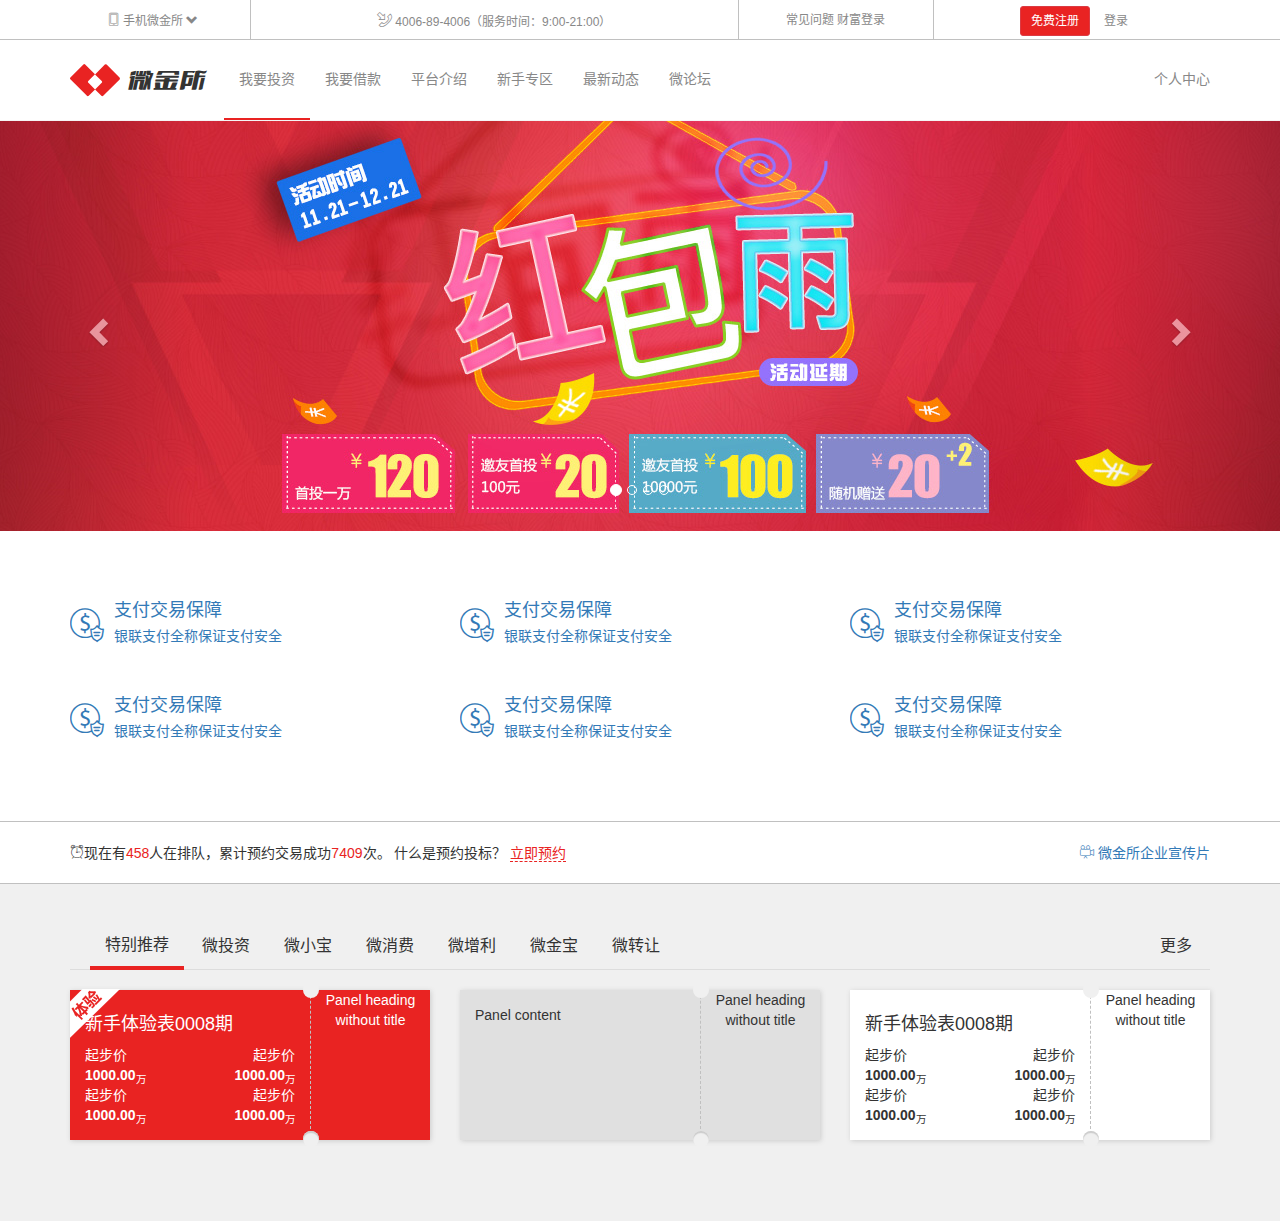
<file: index.html>
<!DOCTYPE html>
<html lang="zh-CN">

<head>
  <meta charset="utf-8">
  <meta http-equiv="X-UA-Compatible" content="IE=edge">
  <meta name="viewport" content="width=device-width, initial-scale=1, user-scalable=no">
  <title>移动web开发融资产交易平台-Demo</title>
  <link rel="stylesheet" href="lib/bootstrap/css/bootstrap.css">
  <link rel="stylesheet" href="css/main.css">
  <!--[if lt IE 9]>
  <script src="lib/html5shiv/html5shiv.min.js"></script>
  <script src="lib/respond/respond.min.js"></script>
  <![endif]-->
</head>

<body>
<!-- 头部区域 -->
<header id="header">
  <!-- <div class="topbar hidden-sm hidden-xs"> -->
  <div class="topbar visible-md visible-lg">
    <div class="container">
      <div class="row">
        <div class="col-md-2 text-center">
          <a href="#" class="mobile-link">
            <i class="icon-mobilephone"></i>
            <span>手机微金所</span>
            <i class="glyphicon glyphicon-chevron-down"></i>
            <img src="img/c_06.jpg" height="136" width="120" alt="扫一扫">
          </a>
        </div>
        <div class="col-md-5 text-center">
          <i class="icon-telephone"></i>
          <span>4006-89-4006（服务时间：9:00-21:00）</span>
        </div>
        <div class="col-md-2 text-center">
          <a href="#">常见问题</a>
          <a href="#">财富登录</a>
        </div>
        <div class="col-md-3 text-center">
          <a href="#" class="btn btn-itcast btn-sm">免费注册</a>
          <a href="#" class="btn btn-link btn-sm">登录</a>
        </div>
      </div>
    </div>
  </div>
  <nav class="navbar navbar-itcast navbar-static-top">
    <div class="container">
      <div class="navbar-header">
        <button id="btn" type="button" class="navbar-toggle collapsed" data-toggle="collapse" data-target="#nav_list" aria-expanded="false">
          <span class="sr-only">切换菜单</span>
          <span class="icon-bar"></span>
          <span class="icon-bar"></span>
          <span class="icon-bar"></span>
        </button>
        <a class="navbar-brand" href="#">
          <i class="icon-icon"></i>
          <i class="icon-logo"></i>
        </a>
      </div>
      <div id="nav_list" class="collapse navbar-collapse">
        <ul class="nav navbar-nav">
          <li class="active"><a href="#">我要投资</a></li>
          <li><a href="#">我要借款</a></li>
          <li><a href="#">平台介绍</a></li>
          <li><a href="#">新手专区</a></li>
          <li><a href="#">最新动态</a></li>
          <li><a href="#">微论坛</a></li>
        </ul>
        <ul class="nav navbar-nav navbar-right hidden-sm">
          <li><a href="#">个人中心</a></li>
        </ul>
      </div>
    </div>
  </nav>
</header>
<!-- /头部区域 -->
<!-- 广告轮播 -->
<section id="main_ad" class="carousel slide" data-ride="carousel">
  <!-- 下面的小点点，活动指示器 -->
  <ol class="carousel-indicators">
    <li data-target="#main_ad" data-slide-to="0" class="active"></li>
    <li data-target="#main_ad" data-slide-to="1"></li>
    <li data-target="#main_ad" data-slide-to="2"></li>
    <li data-target="#main_ad" data-slide-to="3"></li>
  </ol>
  <!-- 轮播项 -->
  <div class="carousel-inner" role="listbox">
    <div class="item active" data-image-lg="img/slide_01_2000x410.jpg" data-image-xs="img/slide_01_640x340.jpg"></div>
    <div class="item" data-image-lg="img/slide_02_2000x410.jpg" data-image-xs="img/slide_02_640x340.jpg"></div>
    <div class="item" data-image-lg="img/slide_03_2000x410.jpg" data-image-xs="img/slide_03_640x340.jpg"></div>
    <div class="item" data-image-lg="img/slide_04_2000x410.jpg" data-image-xs="img/slide_04_640x340.jpg"></div>
  </div>
  <!-- 控制按钮 -->
  <a class="left carousel-control" href="#main_ad" role="button" data-slide="prev">
    <span class="glyphicon glyphicon-chevron-left" aria-hidden="true"></span>
    <span class="sr-only">Previous</span>
  </a>
  <a class="right carousel-control" href="#main_ad" role="button" data-slide="next">
    <span class="glyphicon glyphicon-chevron-right" aria-hidden="true"></span>
    <span class="sr-only">Next</span>
  </a>
</section>
<!-- /广告轮播 -->
<!-- 特色介绍 -->
<section id="tese" class="hidden-xs">
  <div class="container">
    <div class="row">
      <div class="col-sm-6 col-md-4">
        <a href="#">
          <div class="media">
            <div class="media-left">
              <i class="icon-uniE907"></i>
            </div>
            <div class="media-body">
              <h4 class="media-heading">支付交易保障</h4>
              <p>银联支付全称保证支付安全</p>
            </div>
          </div>
        </a>
      </div>
      <div class="col-sm-6 col-md-4">
        <a href="#">
          <div class="media">
            <div class="media-left">
              <i class="icon-uniE907"></i>
            </div>
            <div class="media-body">
              <h4 class="media-heading">支付交易保障</h4>
              <p>银联支付全称保证支付安全</p>
            </div>
          </div>
        </a>
      </div>
      <div class="col-sm-6 col-md-4">
        <a href="#">
          <div class="media">
            <div class="media-left">
              <i class="icon-uniE907"></i>
            </div>
            <div class="media-body">
              <h4 class="media-heading">支付交易保障</h4>
              <p>银联支付全称保证支付安全</p>
            </div>
          </div>
        </a>
      </div>
      <div class="col-sm-6 col-md-4">
        <a href="#">
          <div class="media">
            <div class="media-left">
              <i class="icon-uniE907"></i>
            </div>
            <div class="media-body">
              <h4 class="media-heading">支付交易保障</h4>
              <p>银联支付全称保证支付安全</p>
            </div>
          </div>
        </a>
      </div>
      <div class="col-sm-6 col-md-4">
        <a href="#">
          <div class="media">
            <div class="media-left">
              <i class="icon-uniE907"></i>
            </div>
            <div class="media-body">
              <h4 class="media-heading">支付交易保障</h4>
              <p>银联支付全称保证支付安全</p>
            </div>
          </div>
        </a>
      </div>
      <div class="col-sm-6 col-md-4">
        <a href="#">
          <div class="media">
            <div class="media-left">
              <i class="icon-uniE907"></i>
            </div>
            <div class="media-body">
              <h4 class="media-heading">支付交易保障</h4>
              <p>银联支付全称保证支付安全</p>
            </div>
          </div>
        </a>
      </div>
    </div>
  </div>
</section>
<!-- /特色介绍 -->
<!-- 立即预约 -->
<section id="ljyy">
  <div class="container">
    <p class="pull-left"><i class="icon-uniE906"></i>现在有<span>458</span>人在排队，累计预约交易成功<span>7409</span>次。 什么是预约投标？ <a href="#">立即预约</a></p>
    <p class="pull-right hidden-sm hidden-xs"><a href="#"><i class="icon-uniE905"></i> 微金所企业宣传片</a></p>
  </div>
</section>
<!-- /立即预约 -->
<!-- 产品推荐 -->
<section id="products">
  <div class="container">
    <!-- 选项卡标题 -->
    <ul class="nav nav-tabs" role="tablist">
      <li role="presentation" class="active"><a href="#category_01" aria-controls="category_01" role="tab" data-toggle="tab" aria-expanded="false">特别推荐</a></li>
      <li role="presentation"><a href="#category_02" aria-controls="category_02" role="tab" data-toggle="tab" aria-expanded="true">微投资</a></li>
      <li role="presentation"><a href="#category_03" aria-controls="category_03" role="tab" data-toggle="tab" aria-expanded="false">微小宝</a></li>
      <li role="presentation"><a href="#category_04" aria-controls="category_04" role="tab" data-toggle="tab" aria-expanded="false">微消费</a></li>
      <li role="presentation"><a href="#category_05" aria-controls="category_05" role="tab" data-toggle="tab" aria-expanded="false">微增利</a></li>
      <li role="presentation"><a href="#category_06" aria-controls="category_06" role="tab" data-toggle="tab">微金宝</a></li>
      <li role="presentation"><a href="#category_06" aria-controls="category_06" role="tab" data-toggle="tab">微转让</a></li>
      <li class="pull-right"><a href="#">更多</a></li>
    </ul>
    <!-- 所有的选项卡内容 -->
    <div class="tab-content">
      <div role="tabpanel" class="tab-pane fade in active" id="category_01">
        <div class="row">
          <div class="col-xs-12 col-sm-6 col-md-4">
            <div class="panel panel-czbk actived">
              <div class="panel-heading">Panel heading without title</div>
              <div class="panel-body">
                <h4>新手体验表0008期</h4>
                <div class="row">
                  <div class="col-xs-6 text-left">
                    <p>起步价</p>
                    <p><strong>1000.00</strong><sub>万</sub></p>
                  </div>
                  <div class="col-xs-6 text-right">
                    <p>起步价</p>
                    <p><strong>1000.00</strong><sub>万</sub></p>
                  </div>
                  <div class="col-xs-6 text-left">
                    <p>起步价</p>
                    <p><strong>1000.00</strong><sub>万</sub></p>
                  </div>
                  <div class="col-xs-6 text-right">
                    <p>起步价</p>
                    <p><strong>1000.00</strong><sub>万</sub></p>
                  </div>
                </div>
              </div>
            </div>
          </div>
          <div class="col-xs-12 col-sm-6 col-md-4">
            <div class="panel panel-czbk disabled">
              <div class="panel-heading">Panel heading without title</div>
              <div class="panel-body">
                Panel content
              </div>
            </div>
          </div>
          <div class="col-xs-12 col-sm-6 col-md-4">
            <div class="panel panel-czbk">
              <div class="panel-heading">Panel heading without title</div>
              <div class="panel-body">
                <h4>新手体验表0008期</h4>
                <div class="row">
                  <div class="col-xs-6 text-left">
                    <p>起步价</p>
                    <p><strong>1000.00</strong><sub>万</sub></p>
                  </div>
                  <div class="col-xs-6 text-right">
                    <p>起步价</p>
                    <p><strong>1000.00</strong><sub>万</sub></p>
                  </div>
                  <div class="col-xs-6 text-left">
                    <p>起步价</p>
                    <p><strong>1000.00</strong><sub>万</sub></p>
                  </div>
                  <div class="col-xs-6 text-right">
                    <p>起步价</p>
                    <p><strong>1000.00</strong><sub>万</sub></p>
                  </div>
                </div>
              </div>
            </div>
          </div>
          <div class="col-xs-12 col-sm-6 col-md-4"></div>
          <div class="col-xs-12 col-sm-6 col-md-4"></div>
          <div class="col-xs-12 col-sm-6 col-md-4"></div>
        </div>
      </div>
      <div role="tabpanel" class="tab-pane fade" id="category_02">打到小日本</div>
      <div role="tabpanel" class="tab-pane fade" id="category_03">...</div>
      <div role="tabpanel" class="tab-pane fade" id="category_04">...</div>
      <div role="tabpanel" class="tab-pane fade" id="category_05">...</div>
      <div role="tabpanel" class="tab-pane fade" id="category_06">...</div>
    </div>
  </div>
</section>
<!-- /产品推荐 -->
<!-- 新闻列表 -->
<section></section>
<!-- /新闻列表 -->
<!-- 合作伙伴 -->
<section></section>
<!-- /合作伙伴 -->
<!-- 脚注区域 -->
<footer></footer>
<!-- /脚注区域 -->
<script src="lib/jquery/jquery.js"></script>
<script src="lib/bootstrap/js/bootstrap.js"></script>
<script src="js/main.js"></script>
</body>

</html>
</file>
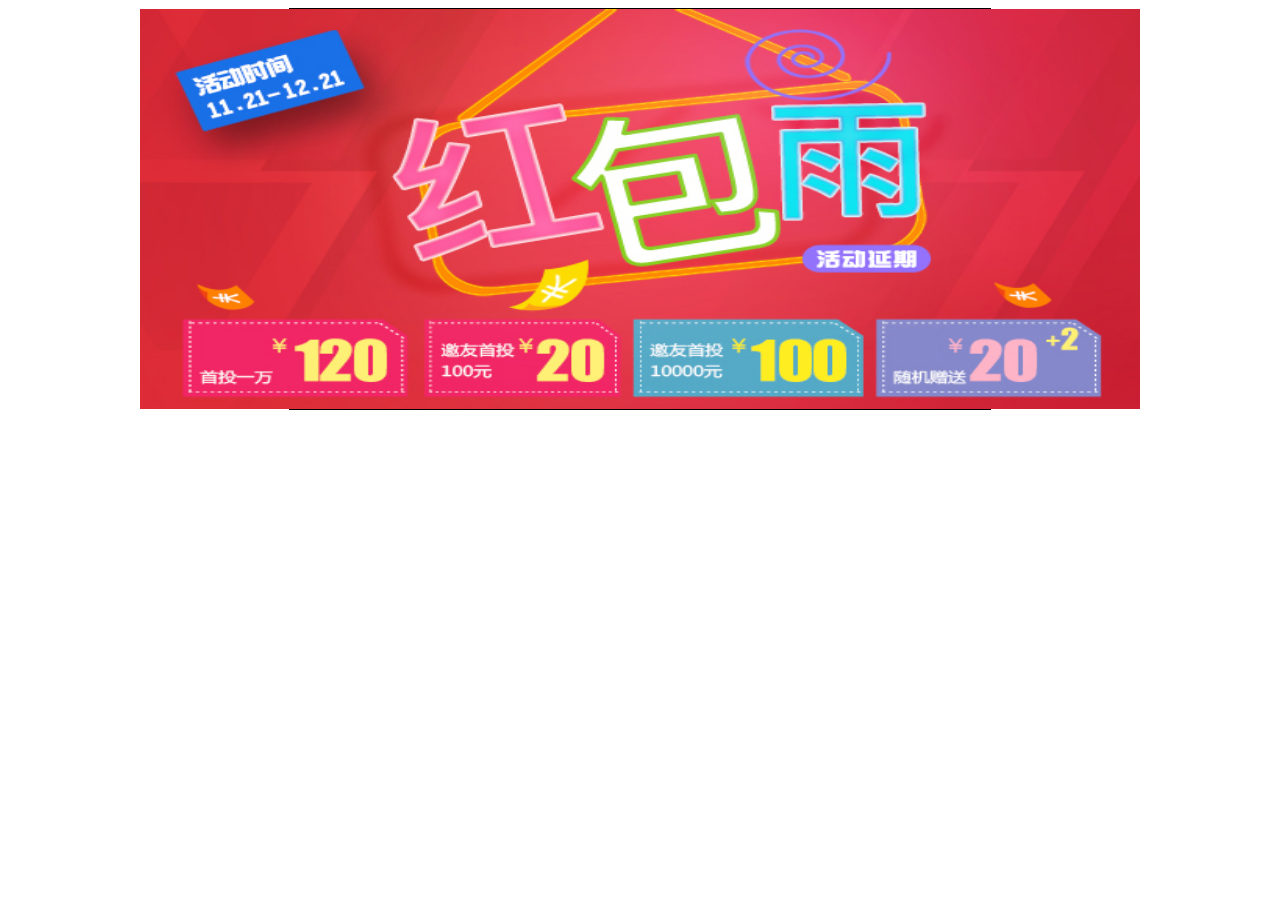
<file: test.html>
<!DOCTYPE html>
<html lang="en">
<head>
    <meta charset="UTF-8">
    <title>Title</title>
    <style type="text/css">
        #a{
            height: 400px;width: 700px;
            overflow: hidden;
            margin:  0 auto;
            border: 1px solid #000000;
        }
        img{            height: 400px;width: 1000px;
            position: absolute;
            left: 50%;
            margin-left: -500px;

        }
    </style>
</head>
<body>


<div id="a" >
    <img src="img/slide_01_640x340.jpg"/>
</div>

</body>
</html>
</file>
<file: css/main.css>
/*
* æˆ‘ä»¬çš„è‡ªå®šä¹‰æ ·å¼
* @Author: iceStone
* @Date:   2015-12-12 10:56:34
* @Last Modified by:   iceStone
* @Last Modified time: 2015-12-13 17:54:54
*/


/**
 * 1. æ ·å¼éƒ½é€šè¿‡IDåŽ»é™å®š
 * 2. å°½å¯èƒ½å¤šä½¿ç”¨ç›´æŽ¥å­ä»£é€‰æ‹©å™¨
 */


/**
 * å…¬å…±æ ·å¼
 */

body {
  font-family: "Helvetica Neue", Helvetica, Microsoft Yahei, Hiragino Sans GB, WenQuanYi Micro Hei, sans-serif;
}

@font-face {
  font-family: 'itcast';
  src: url('../font/MiFie-Web-Font.eot') format('embedded-opentype'), url('../font/MiFie-Web-Font.svg') format('svg'), url('../font/MiFie-Web-Font.ttf') format('truetype'), url('../font/MiFie-Web-Font.woff') format('woff');
}

[class^="icon-"],
[class*=" icon-"] {
  font-family: itcast;
  font-style: normal;
}

.icon-mobilephone::before {
  content: "\e908";
  font-size: 13px;
}

.icon-telephone::before {
  content: "\e909";
  font-size: 15px;
}

.icon-logo::before {
  content: "\e93e";
}

.icon-icon::before {
  content: "\e920";
}


/**
 * å¤´éƒ¨åŒºåŸŸ
 */

#header {}

#header > .topbar {
  height: 40px;
  border-bottom: 1px solid #c0c0c0;
  line-height: 40px;
}

#header > .topbar > .container > .row > div {
  height: 40px;
  font-size: 12px;
  color: #888;
}

#header > .topbar > .container > .row > div + div {
  border-left: 1px solid #c0c0c0;
}

#header a {
  color: #888;
}

#header a:hover {
  text-decoration: none;
}

#header .btn-itcast {
  color: #fff;
}

#header .mobile-link > img {
  display: none;
  position: absolute;
  left: 50%;
  margin-left: -60px;
  top: 30px;
  z-index: 1001;
}

#header .mobile-link:hover > img {
  display: block;
}

#header .icon-icon {
  font-size: 50px;
  color: #E92322;
  line-height: 50px;
  vertical-align: middle;
}

#header .icon-logo {
  font-size: 32px;
  color: #333;
  line-height: 50px;
  vertical-align: middle;
}


/*#header > .topbar > .container > .row > div {
  background-color: #f40;
  height: 40px
}

#header > .topbar > .container > .row > div:nth-of-type(2n) {
  background-color: #f00;
}*/


/**
 * é€šæ å¹¿å‘Šè½®æ’­
 */

#main_ad {}

#main_ad > .carousel-inner > .item {
  background-repeat: no-repeat;
  background-position: center center;
  background-size: cover;
}


/* ä»€ä¹ˆæ—¶å€™ä¸èƒ½ç”¨410pxé«˜åº¦ï¼Ÿ */


/*å¯ä»¥é€šè¿‡åª’ä½“æŸ¥è¯¢çš„æ–¹å¼æŽ§åˆ¶*/

@media (min-width: 768px) {
  /*å½“å±å¹•å®½åº¦å¤§äºŽ768æ—¶ï¼ˆæ­¤æ—¶ä½¿ç”¨å¤§å›¾ï¼‰æ‰ä¼šæ‰§è¡Œ*/
  #main_ad > .carousel-inner > .item {
    height: 410px;
  }
}

#main_ad > .carousel-inner > .item > img {
  width: 100%;
}


/**
 * ç½‘ç«™ç‰¹è‰²
 */

#tese {
  padding: 50px 0;
  border-bottom: 1px solid #c0c0c0;
}

.icon-uniE907:before {
  content: "\e907";
}

#tese i {
  font-size: 34px;
}

#tese > .container > .row > div {
  margin-top: 20px;
  margin-bottom: 20px;
}


/*#tese > .container > .row > div {
  height: 50px;
  background-color: #f40;
}

#tese > .container > .row > div:nth-of-type(2n) {
  background-color: #04f;
}
*/


/**
 * ç«‹å³é¢„çº¦
 */

#ljyy {
  border-bottom: 1px solid #c0c0c0;
  padding: 20px 0;
}

#ljyy > .container > p {
  /*line-height: 50px;*/
  font-size: 14px;
  margin-bottom: 0;
}

#ljyy > .container > .pull-left > span,
#ljyy > .container > .pull-left > a {
  color: #e92322;
}

#ljyy > .container > .pull-left > a {
  border-bottom: 1px dashed #e92322;
}

#ljyy > .container > .pull-left > a:hover {
  text-decoration: none;
}

.icon-uniE906:before {
  content: "\e906";
}

.icon-uniE905:before {
  content: "\e905";
}


/**
 * äº§å“æŽ¨è
 */

#products {
  background-color: #f0f0f0;
  padding: 40px 0;
}

#products > .container > .nav-tabs {
  padding-left: 20px;
}

#products > .container > .nav-tabs > li {}

#products > .container > .nav-tabs > li > a {
  font-size: 16px;
  color: #333;
}

#products > .container > .nav-tabs > li > a:hover {
  border-color: transparent;
  background-color: transparent;
  color: #000;
}

#products > .container > .nav-tabs > li.active {}

#products > .container > .nav-tabs > li.active > a {
  background-color: transparent;
  border: 0;
  border-bottom: 4px solid #e92322;
}

#products > .container > .tab-content {
  padding: 20px 0;
}

#products > .container > .tab-content p {
  margin-bottom: 0;
}


/**
 * è„šæ³¨åŒºåŸŸ
 */

#footer {}


/**
 * Bootstrapæ‰©å±•
 */

.panel-czbk {
  border: 0;
  border-radius: 0;
  box-shadow: 1px 1px 5px #ccc;
}

.panel-czbk.actived {
  background-color: #e92322;
  color: #fff;
}

.panel-czbk.actived::before {
  content: "\e915";
  font-family: itcast;
  font-size: 50px;
  position: absolute;
  top: -11px;
  left: 15px;
}

.panel-czbk.disabled {
  background-color: #e0e0e0;
}

.panel-czbk > .panel-heading {
  float: right;
  width: 120px;
  padding: 0;
  height: 150px;
  border-left: 1px dashed #c0c0c0;
  text-align: center;
  position: relative;
}

.panel-czbk > .panel-heading::before,
.panel-czbk > .panel-heading::after {
  content: ' ';
  width: 16px;
  height: 16px;
  border-radius: 8px;
  background-color: #f0f0f0;
  position: absolute;
}

.panel-czbk > .panel-heading::before {
  top: -8px;
  left: -8px;
}

.panel-czbk > .panel-heading::after {
  bottom: -8px;
  left: -8px;
  box-shadow: 0 2px 1px #ccc inset;
}

.panel-czbk > .panel-body {
  margin-right: 120px;
  height: 150px;
}

.panel-czbk > .panel-heading + .panel-collapse > .panel-body {
  border-top-color: #ddd;
}

.panel-czbk > .panel-heading .badge {
  color: #f5f5f5;
  background-color: #333;
}

.btn-itcast {
  color: #ffffff;
  background-color: #E92322;
  border-color: #DB3B43;
}

.btn-itcast:hover,
.btn-itcast:focus,
.btn-itcast:active,
.btn-itcast.active,
.open .dropdown-toggle.btn-itcast {
  color: #ffffff;
  background-color: #E92322;
  border-color: #DB3B43;
}

.btn-itcast:active,
.btn-itcast.active,
.open .dropdown-toggle.btn-itcast {
  background-image: none;
}

.btn-itcast.disabled,
.btn-itcast[disabled],
fieldset[disabled] .btn-itcast,
.btn-itcast.disabled:hover,
.btn-itcast[disabled]:hover,
fieldset[disabled] .btn-itcast:hover,
.btn-itcast.disabled:focus,
.btn-itcast[disabled]:focus,
fieldset[disabled] .btn-itcast:focus,
.btn-itcast.disabled:active,
.btn-itcast[disabled]:active,
fieldset[disabled] .btn-itcast:active,
.btn-itcast.disabled.active,
.btn-itcast[disabled].active,
fieldset[disabled] .btn-itcast.active {
  background-color: #E92322;
  border-color: #DB3B43;
}

.btn-itcast .badge {
  color: #E92322;
  background-color: #ffffff;
}

.navbar-itcast {
  background-color: #fff;
  border-color: #f5f5f5;
  margin-bottom: 0;
}

.navbar-itcast .navbar-brand {
  color: #777;
  height: 80px;
}

.navbar-itcast .navbar-brand:hover,
.navbar-itcast .navbar-brand:focus {
  color: #5e5e5e;
  background-color: transparent;
}

.navbar-itcast .navbar-text {
  color: #777;
}

.navbar-itcast .navbar-nav > li > a {
  color: #777;
  line-height: 48px;
  font-size: 14px;
}

.navbar-itcast .navbar-nav > li > a:hover,
.navbar-itcast .navbar-nav > li > a:focus {
  color: #333;
  background-color: transparent;
  border-bottom: 2px solid #e92322;
}

.navbar-itcast .navbar-nav > .active > a,
.navbar-itcast .navbar-nav > .active > a:hover,
.navbar-itcast .navbar-nav > .active > a:focus {
  color: #555;
  background-color: transparent;
  border-bottom: 2px solid #e92322;
}

.navbar-itcast .navbar-nav > .disabled > a,
.navbar-itcast .navbar-nav > .disabled > a:hover,
.navbar-itcast .navbar-nav > .disabled > a:focus {
  color: #ccc;
  background-color: transparent;
}

.navbar-itcast .navbar-toggle {
  border-color: #ddd;
  margin-top: 23px;
  margin-bottom: 23px;
}

.navbar-itcast .navbar-toggle:hover,
.navbar-itcast .navbar-toggle:focus {
  background-color: #ddd;
}

.navbar-itcast .navbar-toggle .icon-bar {
  background-color: #888;
}

.navbar-itcast .navbar-collapse,
.navbar-itcast .navbar-form {
  border-color: #e7e7e7;
}

.navbar-itcast .navbar-nav > .open > a,
.navbar-itcast .navbar-nav > .open > a:hover,
.navbar-itcast .navbar-nav > .open > a:focus {
  color: #555;
  background-color: #e7e7e7;
}

@media (max-width: 767px) {
  .navbar-itcast .navbar-nav .open .dropdown-menu > li > a {
    color: #777;
  }
  .navbar-itcast .navbar-nav .open .dropdown-menu > li > a:hover,
  .navbar-itcast .navbar-nav .open .dropdown-menu > li > a:focus {
    color: #333;
    background-color: transparent;
  }
  .navbar-itcast .navbar-nav .open .dropdown-menu > .active > a,
  .navbar-itcast .navbar-nav .open .dropdown-menu > .active > a:hover,
  .navbar-itcast .navbar-nav .open .dropdown-menu > .active > a:focus {
    color: #555;
    background-color: #e7e7e7;
  }
  .navbar-itcast .navbar-nav .open .dropdown-menu > .disabled > a,
  .navbar-itcast .navbar-nav .open .dropdown-menu > .disabled > a:hover,
  .navbar-itcast .navbar-nav .open .dropdown-menu > .disabled > a:focus {
    color: #ccc;
    background-color: transparent;
  }
}

.navbar-itcast .navbar-link {
  color: #777;
}

.navbar-itcast .navbar-link:hover {
  color: #333;
}

.navbar-itcast .btn-link {
  color: #777;
}

.navbar-itcast .btn-link:hover,
.navbar-itcast .btn-link:focus {
  color: #333;
}

.navbar-itcast .btn-link[disabled]:hover,
fieldset[disabled] .navbar-itcast .btn-link:hover,
.navbar-itcast .btn-link[disabled]:focus,
fieldset[disabled] .navbar-itcast .btn-link:focus {
  color: #ccc;
}
</file>
